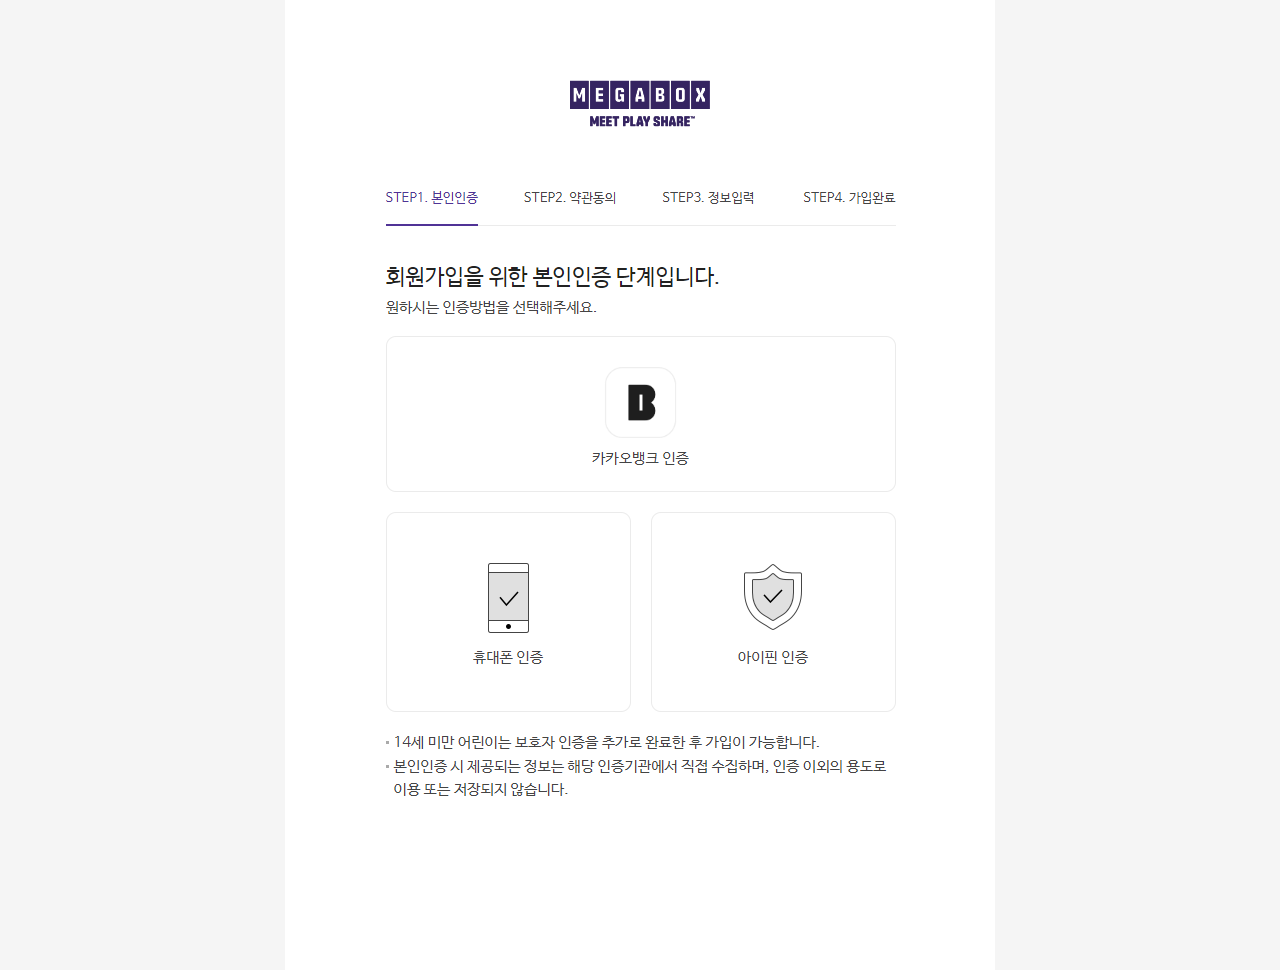
<file: sign.html>
<!DOCTYPE html>
<html lang="kr">
<head>
    <meta charset="UTF-8">
    <meta name="viewport" content="width=device-width, initial-scale=1.0">
    <title>회원가입</title>
    <link rel="stylesheet" href="sign.css">
</head>
<body>
    <div class="container">
        <div class="logo">
            <a href="index.html" target="_self" class="mainLogo"></a>
        </div>
        <div class="img"></div>
    </div>
</body>
</html>
</file>
<file: sign.css>
body{
    margin: 0 auto;
    width: 710px;
    height: 100%;
    background-color: #f5f5f5;
    /* border: 1px solid red; */
}
.container{
    margin: 0 auto;
    width: 710px;
    height: 100%;
    background-color: white;
    /* border:1px solid blue; */
}
.container .logo{
    position: absolute;
    left: 50%;
    top: 80px;
    width: 140px;
    height: 50px;
    margin: 0 0 0 -70px;
}
.container .logo .mainLogo{
    display: block;
    width: 140px;
    height: 47px;
    font-size: 0;
    line-height: 0;
    background-image: url(images/logo_new2.png);
}
.container .img{
    width: 100%;
    height: 640px;
    background-image: url(images/signup.PNG);
    background-repeat: no-repeat;
    background-position: center;
    padding-top: 330px;
}
</file>
